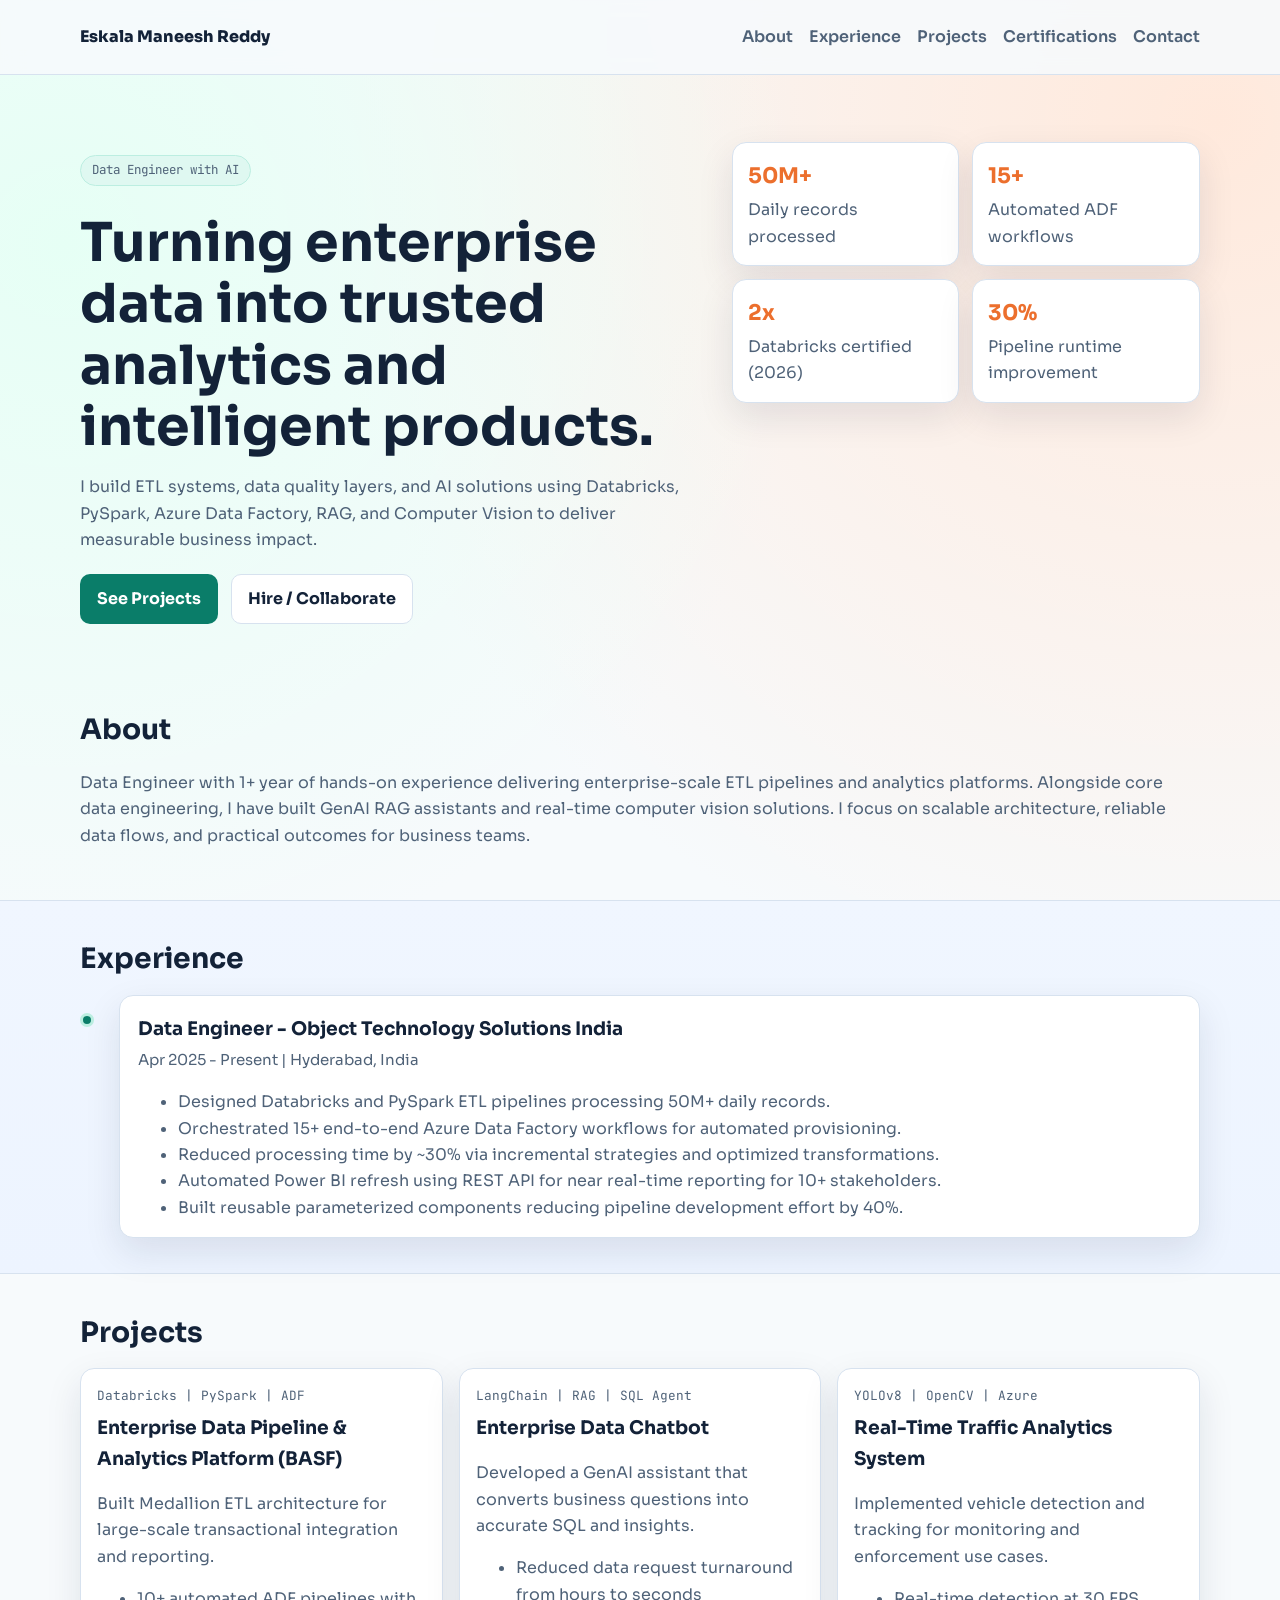
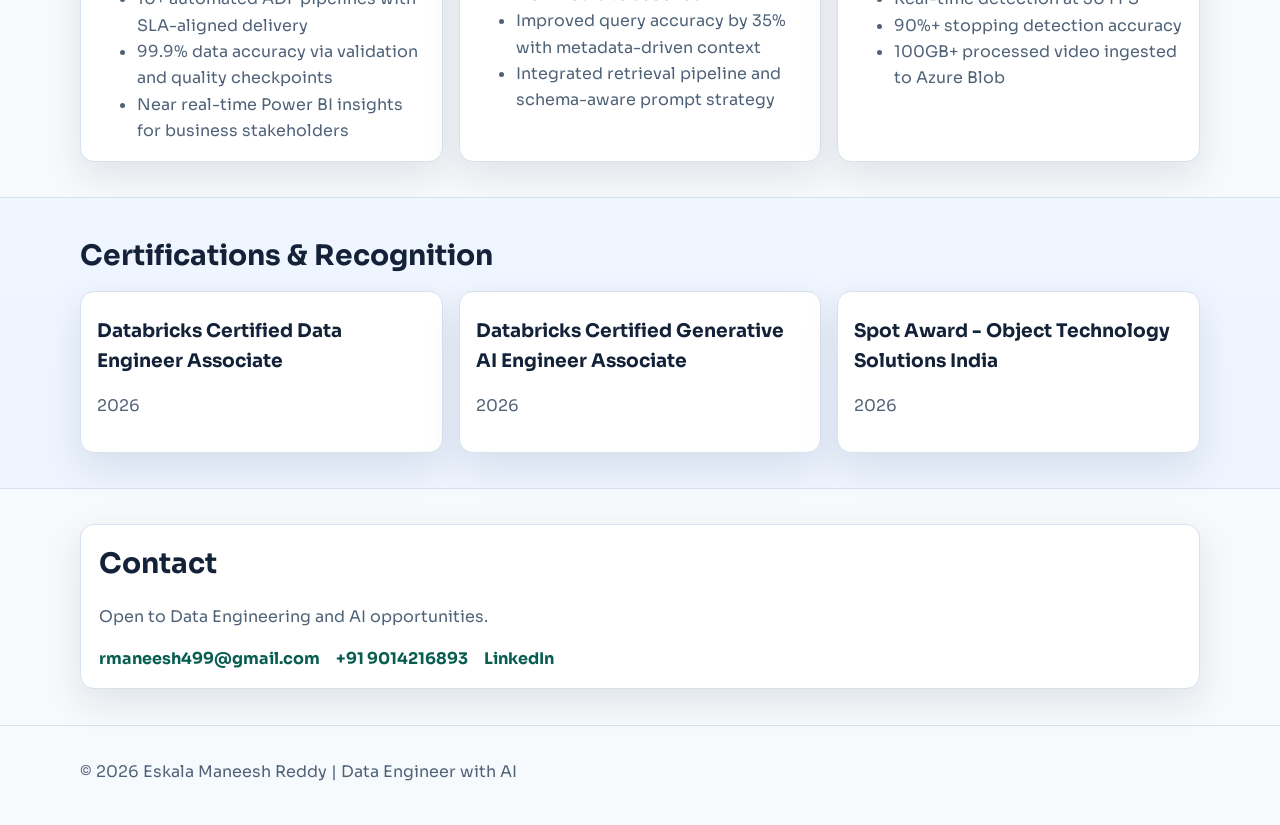
<file: index.html>
﻿<!DOCTYPE html>
<html lang="en">
<head>
  <meta charset="UTF-8" />
  <meta name="viewport" content="width=device-width, initial-scale=1.0" />
  <title>Eskala Maneesh Reddy | Data Engineer with AI</title>
  <meta name="description" content="Portfolio of Eskala Maneesh Reddy - Data Engineer with GenAI, RAG, and Computer Vision experience." />
  <link rel="preconnect" href="https://fonts.googleapis.com" />
  <link rel="preconnect" href="https://fonts.gstatic.com" crossorigin />
  <link href="https://fonts.googleapis.com/css2?family=Sora:wght@400;600;700;800&family=JetBrains+Mono:wght@500&display=swap" rel="stylesheet" />
  <link rel="stylesheet" href="styles.css" />
</head>
<body>
  <header class="site-header">
    <div class="wrap nav">
      <a href="#top" class="brand">Eskala Maneesh Reddy</a>
      <nav>
        <a href="#about">About</a>
        <a href="#experience">Experience</a>
        <a href="#projects">Projects</a>
        <a href="#certifications">Certifications</a>
        <a href="#contact">Contact</a>
      </nav>
    </div>
  </header>

  <main id="top">
    <section class="hero reveal">
      <div class="wrap hero-grid">
        <div>
          <p class="kicker">Data Engineer with AI</p>
          <h1>Turning enterprise data into trusted analytics and intelligent products.</h1>
          <p>
            I build ETL systems, data quality layers, and AI solutions using Databricks, PySpark, Azure Data Factory,
            RAG, and Computer Vision to deliver measurable business impact.
          </p>
          <div class="actions">
            <a href="#projects" class="btn primary">See Projects</a>
            <a href="#contact" class="btn secondary">Hire / Collaborate</a>
          </div>
        </div>
        <div class="stats">
          <article>
            <h3>50M+</h3>
            <p>Daily records processed</p>
          </article>
          <article>
            <h3>15+</h3>
            <p>Automated ADF workflows</p>
          </article>
          <article>
            <h3>2x</h3>
            <p>Databricks certified (2026)</p>
          </article>
          <article>
            <h3>30%</h3>
            <p>Pipeline runtime improvement</p>
          </article>
        </div>
      </div>
    </section>

    <section class="section reveal" id="about">
      <div class="wrap">
        <h2>About</h2>
        <p>
          Data Engineer with 1+ year of hands-on experience delivering enterprise-scale ETL pipelines and analytics
          platforms. Alongside core data engineering, I have built GenAI RAG assistants and real-time computer vision
          solutions. I focus on scalable architecture, reliable data flows, and practical outcomes for business teams.
        </p>
      </div>
    </section>

    <section class="section section-soft reveal" id="experience">
      <div class="wrap">
        <h2>Experience</h2>
        <article class="timeline-item">
          <div class="timeline-dot" aria-hidden="true"></div>
          <div class="timeline-content">
            <h3>Data Engineer - Object Technology Solutions India</h3>
            <p class="meta">Apr 2025 - Present | Hyderabad, India</p>
            <ul>
              <li>Designed Databricks and PySpark ETL pipelines processing 50M+ daily records.</li>
              <li>Orchestrated 15+ end-to-end Azure Data Factory workflows for automated provisioning.</li>
              <li>Reduced processing time by ~30% via incremental strategies and optimized transformations.</li>
              <li>Automated Power BI refresh using REST API for near real-time reporting for 10+ stakeholders.</li>
              <li>Built reusable parameterized components reducing pipeline development effort by 40%.</li>
            </ul>
          </div>
        </article>
      </div>
    </section>

    <section class="section reveal" id="projects">
      <div class="wrap">
        <h2>Projects</h2>
        <div class="cards">
          <article class="card">
            <p class="label">Databricks | PySpark | ADF</p>
            <h3>Enterprise Data Pipeline & Analytics Platform (BASF)</h3>
            <p>Built Medallion ETL architecture for large-scale transactional integration and reporting.</p>
            <ul>
              <li>10+ automated ADF pipelines with SLA-aligned delivery</li>
              <li>99.9% data accuracy via validation and quality checkpoints</li>
              <li>Near real-time Power BI insights for business stakeholders</li>
            </ul>
          </article>

          <article class="card">
            <p class="label">LangChain | RAG | SQL Agent</p>
            <h3>Enterprise Data Chatbot</h3>
            <p>Developed a GenAI assistant that converts business questions into accurate SQL and insights.</p>
            <ul>
              <li>Reduced data request turnaround from hours to seconds</li>
              <li>Improved query accuracy by 35% with metadata-driven context</li>
              <li>Integrated retrieval pipeline and schema-aware prompt strategy</li>
            </ul>
          </article>

          <article class="card">
            <p class="label">YOLOv8 | OpenCV | Azure</p>
            <h3>Real-Time Traffic Analytics System</h3>
            <p>Implemented vehicle detection and tracking for monitoring and enforcement use cases.</p>
            <ul>
              <li>Real-time detection at 30 FPS</li>
              <li>90%+ stopping detection accuracy</li>
              <li>100GB+ processed video ingested to Azure Blob</li>
            </ul>
          </article>
        </div>
      </div>
    </section>

    <section class="section section-soft reveal" id="certifications">
      <div class="wrap">
        <h2>Certifications & Recognition</h2>
        <div class="cert-grid">
          <article>
            <h3>Databricks Certified Data Engineer Associate</h3>
            <p>2026</p>
          </article>
          <article>
            <h3>Databricks Certified Generative AI Engineer Associate</h3>
            <p>2026</p>
          </article>
          <article>
            <h3>Spot Award - Object Technology Solutions India</h3>
            <p>2026</p>
          </article>
        </div>
      </div>
    </section>

    <section class="section reveal" id="contact">
      <div class="wrap contact">
        <h2>Contact</h2>
        <p>Open to Data Engineering and AI opportunities.</p>
        <div class="links">
          <a href="mailto:rmaneesh499@gmail.com">rmaneesh499@gmail.com</a>
          <a href="tel:+919014216893">+91 9014216893</a>
          <a href="https://www.linkedin.com/in/eskala-maneeshreddy-137354226" target="_blank" rel="noreferrer">LinkedIn</a>
        </div>
      </div>
    </section>
  </main>

  <footer>
    <div class="wrap">
      <p>© <span id="year"></span> Eskala Maneesh Reddy | Data Engineer with AI</p>
    </div>
  </footer>

  <script src="script.js"></script>
</body>
</html>
</file>
<file: styles.css>
﻿:root {
  --bg: #f7fafc;
  --surface: #ffffff;
  --surface-soft: #eef4fb;
  --text: #132238;
  --muted: #4f6278;
  --brand: #0a7d69;
  --brand-dark: #075d4f;
  --line: #d7e2ef;
  --accent: #ec6f2d;
  --shadow: 0 14px 36px rgba(19, 34, 56, 0.1);
}

* { box-sizing: border-box; }
html, body { margin: 0; padding: 0; }

body {
  font-family: "Sora", sans-serif;
  color: var(--text);
  background:
    radial-gradient(circle at 5% 10%, #e6fff5 0, transparent 30%),
    radial-gradient(circle at 95% 5%, #ffe9dc 0, transparent 35%),
    var(--bg);
  line-height: 1.65;
}

.wrap {
  width: min(1120px, 92vw);
  margin: 0 auto;
}

.site-header {
  position: sticky;
  top: 0;
  z-index: 10;
  background: rgba(247, 250, 252, 0.9);
  border-bottom: 1px solid var(--line);
  backdrop-filter: blur(10px);
}

.nav {
  display: flex;
  align-items: center;
  justify-content: space-between;
  min-height: 74px;
  gap: 1rem;
}

.brand {
  text-decoration: none;
  color: var(--text);
  font-weight: 800;
}

nav {
  display: flex;
  gap: 1rem;
  flex-wrap: wrap;
}

nav a {
  text-decoration: none;
  color: var(--muted);
  font-weight: 600;
}

nav a:hover { color: var(--brand); }

.hero { padding: 4.2rem 0 3rem; }

.hero-grid {
  display: grid;
  grid-template-columns: 1.35fr 1fr;
  gap: 1.2rem;
  align-items: start;
}

.kicker {
  display: inline-block;
  font-family: "JetBrains Mono", monospace;
  color: var(--brand-dark);
  background: #dff8f1;
  border: 1px solid #bceee1;
  border-radius: 999px;
  padding: 0.28rem 0.7rem;
  font-size: 0.78rem;
}

h1 {
  font-size: clamp(2rem, 4.2vw, 3.4rem);
  line-height: 1.14;
  margin: 0.9rem 0 1rem;
  max-width: 16ch;
}

.hero p {
  color: var(--muted);
  max-width: 62ch;
}

.actions {
  display: flex;
  gap: 0.8rem;
  margin-top: 1.3rem;
  flex-wrap: wrap;
}

.btn {
  text-decoration: none;
  padding: 0.68rem 1rem;
  border-radius: 10px;
  font-weight: 700;
  border: 1px solid transparent;
}

.btn.primary {
  color: #fff;
  background: var(--brand);
}

.btn.primary:hover { background: var(--brand-dark); }

.btn.secondary {
  color: var(--text);
  background: var(--surface);
  border-color: var(--line);
}

.stats {
  display: grid;
  grid-template-columns: 1fr 1fr;
  gap: 0.8rem;
}

.stats article,
.card,
.cert-grid article,
.contact,
.timeline-content {
  background: var(--surface);
  border: 1px solid var(--line);
  border-radius: 14px;
  box-shadow: var(--shadow);
}

.stats article { padding: 0.95rem; }
.stats h3 {
  margin: 0;
  font-size: 1.35rem;
  color: var(--accent);
}
.stats p {
  margin: 0.2rem 0 0;
  color: var(--muted);
}

.section { padding: 2.2rem 0; }
.section-soft {
  background: linear-gradient(180deg, #f0f6ff 0%, #edf4ff 100%);
  border-top: 1px solid var(--line);
  border-bottom: 1px solid var(--line);
}

h2 {
  font-size: clamp(1.4rem, 2.2vw, 2rem);
  margin-top: 0;
  margin-bottom: 0.75rem;
}

.section p { color: var(--muted); }

.timeline-item {
  display: grid;
  grid-template-columns: 28px 1fr;
  gap: 0.7rem;
  align-items: start;
}

.timeline-dot {
  margin-top: 1.1rem;
  width: 14px;
  height: 14px;
  border-radius: 50%;
  background: var(--brand);
  border: 3px solid #bceee1;
}

.timeline-content { padding: 1rem 1.1rem; }
.timeline-content h3 { margin: 0.1rem 0 0.25rem; }
.meta {
  font-size: 0.94rem;
  color: var(--muted);
  margin-top: 0;
}
.timeline-content ul,
.card ul {
  color: var(--muted);
  margin-bottom: 0;
}

.cards,
.cert-grid {
  display: grid;
  grid-template-columns: repeat(3, minmax(0, 1fr));
  gap: 1rem;
}

.card,
.cert-grid article { padding: 1rem; }

.label {
  margin: 0;
  font-size: 0.8rem;
  font-family: "JetBrains Mono", monospace;
  color: var(--brand-dark);
}

.card h3,
.cert-grid h3 {
  margin: 0.45rem 0 0.5rem;
}

.contact { padding: 1rem 1.1rem; }

.links {
  display: flex;
  gap: 1rem;
  flex-wrap: wrap;
}

.links a {
  color: var(--brand-dark);
  text-decoration: none;
  font-weight: 700;
}

footer {
  border-top: 1px solid var(--line);
  padding: 1.1rem 0 1.5rem;
  color: var(--muted);
}

.reveal {
  opacity: 0;
  transform: translateY(14px);
  transition: opacity 600ms ease, transform 600ms ease;
}

.reveal.visible {
  opacity: 1;
  transform: translateY(0);
}

@media (max-width: 940px) {
  .nav {
    align-items: flex-start;
    min-height: 0;
    padding: 0.75rem 0;
    flex-direction: column;
  }

  .hero-grid,
  .cards,
  .cert-grid,
  .stats {
    grid-template-columns: 1fr;
  }

  .timeline-item {
    grid-template-columns: 1fr;
  }

  .timeline-dot { display: none; }
}
</file>
